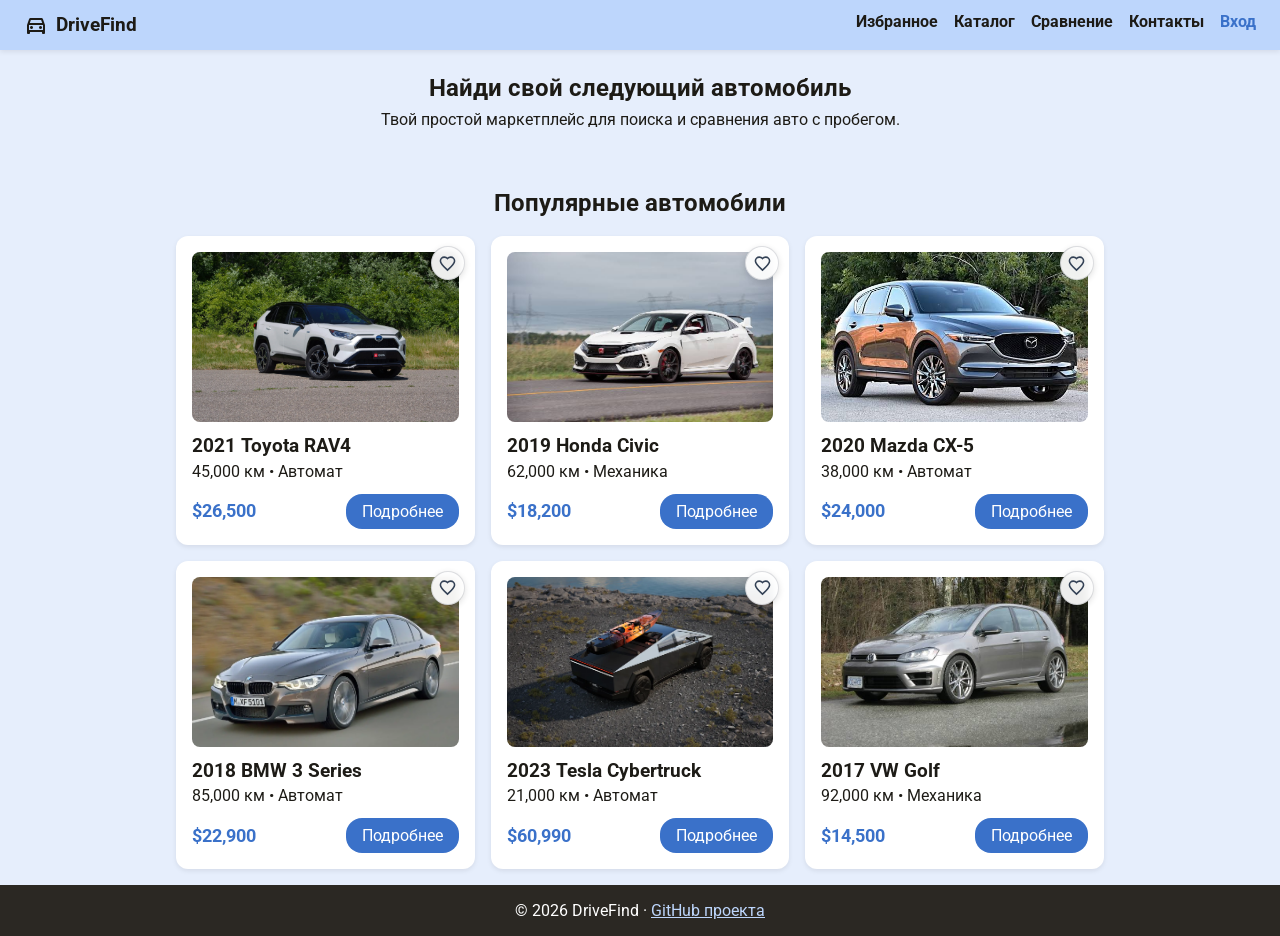
<file: internet/index.html>
<!DOCTYPE html>
<html lang="ru">
<head>
  <meta charset="UTF-8">
  <meta name="viewport" content="width=device-width, initial-scale=1.0">
  <title>DriveFind</title>
  <link rel="stylesheet" href="style.css?v=3">
  <link href="https://fonts.googleapis.com/css2?family=Roboto:wght@400;500;700&display=swap" rel="stylesheet">
  <link href="https://fonts.googleapis.com/css2?family=Material+Symbols+Outlined" rel="stylesheet" />
</head>
<body>

  <!-- шапка сайта -->
  <header>
    <a href="index.html" class="logo">
      <span class="material-symbols-outlined">directions_car</span>
      DriveFind
    </a>
    <nav class="nav-links">
      <a href="favorites.html">Избранное</a>
      <a href="catalogue.html">Каталог</a>
      <a href="compare.html">Сравнение</a>
      <a href="contacts.html">Контакты</a>
    </nav>
  </header>

  <main>
    <!-- гениальная фраза на главной -->
    <section class="hero">
      <h1>Найди свой следующий автомобиль</h1>
      <p>Твой простой маркетплейс для поиска и сравнения авто с пробегом.</p>
    </section>

    <!-- 6 богами данных мне машин -->
    <section class="cars-section">
      <h2>Популярные автомобили</h2>
      <div class="car-grid">

        <div class="card">
          <img src="images/rav4/1.jpeg" alt="Toyota RAV4">
          <h3>2021 Toyota RAV4</h3>
          <p>45,000 км • Автомат</p>
          <div class="card-footer">
            <span class="price" data-base-price="26500">$26,500</span>
            <a href="item.html?id=1" class="btn">Подробнее</a>
          </div>
        </div>

        <div class="card">
          <img src="images/civic/1.jpeg" alt="Honda Civic">
          <h3>2019 Honda Civic</h3>
          <p>62,000 км • Механика</p>
          <div class="card-footer">
            <span class="price" data-base-price="18200">$18,200</span>
            <a href="item.html?id=2" class="btn">Подробнее</a>
          </div>
        </div>

        <div class="card">
          <img src="images/cx-5/1.jpeg" alt="Mazda CX-5">
          <h3>2020 Mazda CX-5</h3>
          <p>38,000 км • Автомат</p>
          <div class="card-footer">
            <span class="price" data-base-price="24000">$24,000</span>
            <a href="item.html?id=3" class="btn">Подробнее</a>
          </div>
        </div>

        <div class="card">
          <img src="images/bmw-3/1.jpeg" alt="BMW 3 Series">
          <h3>2018 BMW 3 Series</h3>
          <p>85,000 км • Автомат</p>
          <div class="card-footer">
            <span class="price" data-base-price="22900">$22,900</span>
            <a href="item.html?id=4" class="btn">Подробнее</a>
          </div>
        </div>

        <div class="card">
          <img src="images/cybertruck/1.jpeg" alt="Tesla Cybertruck">
          <h3>2023 Tesla Cybertruck</h3>
          <p>21,000 км • Автомат</p>
          <div class="card-footer">
            <span class="price" data-base-price="60990">$60,990</span>
            <a href="item.html?id=5" class="btn">Подробнее</a>
          </div>
        </div>

        <div class="card">
          <img src="images/golf/1.jpeg" alt="VW Golf">
          <h3>2017 VW Golf</h3>
          <p>92,000 км • Механика</p>
          <div class="card-footer">
            <span class="price" data-base-price="14500">$14,500</span>
            <a href="item.html?id=6" class="btn">Подробнее</a>
          </div>
        </div>

      </div>
    </section>
  </main>

  <!-- подвал -->
  <footer>
    <p>&copy; 2026 DriveFind &middot; <a href="https://github.com/Waytorious/drivefind-website" target="_blank" rel="noopener noreferrer">GitHub проекта</a></p>
  </footer>

  <script src="main.js?v=4"></script>
</body>
</html>
</file>
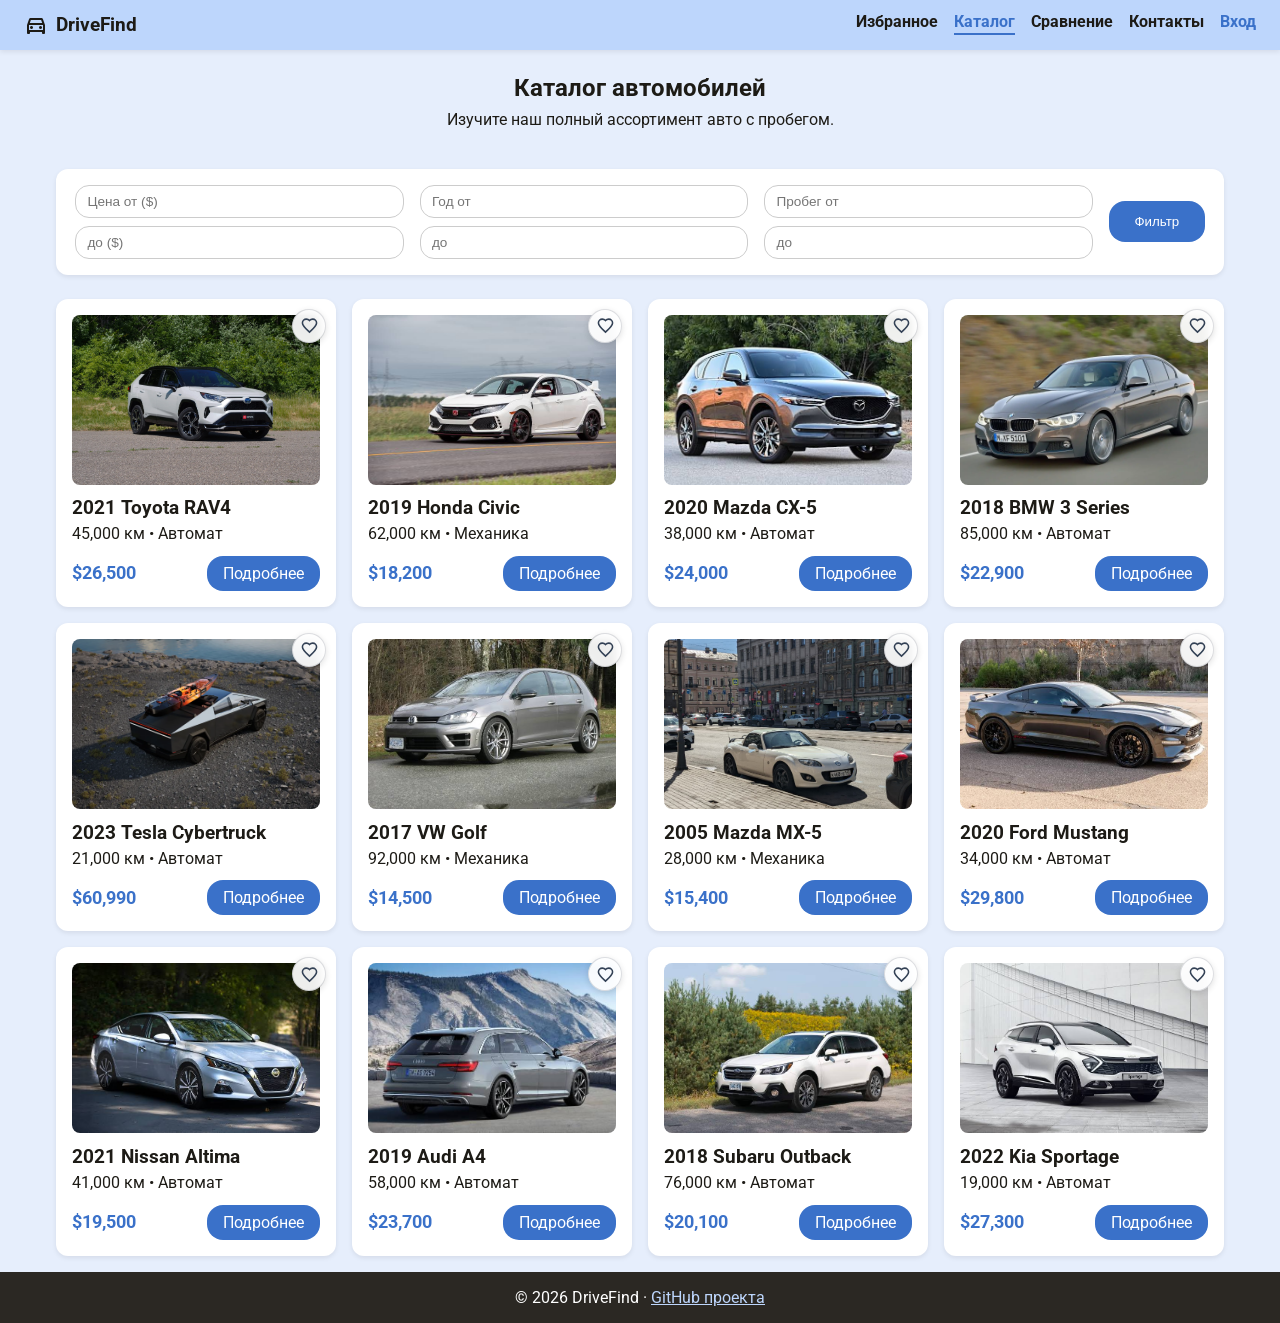
<file: internet/catalogue.html>
<!DOCTYPE html>
<html lang="ru">
<head>
  <meta charset="UTF-8">
  <meta name="viewport" content="width=device-width, initial-scale=1.0">
  <title>DriveFind — Каталог</title>
  <link rel="stylesheet" href="style.css?v=3">
  <link href="https://fonts.googleapis.com/css2?family=Roboto:wght@400;500;700&display=swap" rel="stylesheet">
  <link href="https://fonts.googleapis.com/css2?family=Material+Symbols+Outlined" rel="stylesheet" />
</head>
<body>

  <!-- шапка сайта -->
  <header>
    <a href="index.html" class="logo">
      <span class="material-symbols-outlined">directions_car</span>
      DriveFind
    </a>
    <nav class="nav-links">
      <a href="favorites.html">Избранное</a>
      <a href="catalogue.html" class="active">Каталог</a>
      <a href="compare.html">Сравнение</a>
      <a href="contacts.html">Контакты</a>
    </nav>
  </header>

  <main>
    <!-- заголовок страницы -->
    <section class="hero">
      <h1>Каталог автомобилей</h1>
      <p>Изучите наш полный ассортимент авто с пробегом.</p>
    </section>

    <!-- контейнер для фильтров и каталога, чтобы ширина была одинаковой -->
    <section class="cars-section wide">

      <!-- форма для фильтров (3 столбца: Цена, Год, Пробег + кнопка) -->
      <form class="filter-box">
        <div class="filter-col">
          <input type="number" step="1000" min="0" placeholder="Цена от ($)">
          <input type="number" step="1000" min="0" placeholder="до ($)">
        </div>
        <div class="filter-col">
          <input type="number" step="1" min="1990" max="2026" placeholder="Год от">
          <input type="number" step="1" min="1990" max="2026" placeholder="до">
        </div>
        <div class="filter-col">
          <input type="number" step="10000" min="0" placeholder="Пробег от">
          <input type="number" step="10000" min="0" placeholder="до">
        </div>
        <button type="button" class="btn">Фильтр</button>
      </form>

      <!-- каталог из 12 машин -->
      <div class="car-grid">

        <div class="card">
          <img src="images/rav4/1.jpeg" alt="Toyota RAV4">
          <h3>2021 Toyota RAV4</h3>
          <p>45,000 км • Автомат</p>
          <div class="card-footer">
            <span class="price" data-base-price="26500">$26,500</span>
            <a href="item.html?id=1" class="btn">Подробнее</a>
          </div>
        </div>

        <div class="card">
          <img src="images/civic/1.jpeg" alt="Honda Civic">
          <h3>2019 Honda Civic</h3>
          <p>62,000 км • Механика</p>
          <div class="card-footer">
            <span class="price" data-base-price="18200">$18,200</span>
            <a href="item.html?id=2" class="btn">Подробнее</a>
          </div>
        </div>

        <div class="card">
          <img src="images/cx-5/1.jpeg" alt="Mazda CX-5">
          <h3>2020 Mazda CX-5</h3>
          <p>38,000 км • Автомат</p>
          <div class="card-footer">
            <span class="price" data-base-price="24000">$24,000</span>
            <a href="item.html?id=3" class="btn">Подробнее</a>
          </div>
        </div>

        <div class="card">
          <img src="images/bmw-3/1.jpeg" alt="BMW 3 Series">
          <h3>2018 BMW 3 Series</h3>
          <p>85,000 км • Автомат</p>
          <div class="card-footer">
            <span class="price" data-base-price="22900">$22,900</span>
            <a href="item.html?id=4" class="btn">Подробнее</a>
          </div>
        </div>

        <div class="card">
          <img src="images/cybertruck/1.jpeg" alt="Tesla Cybertruck">
          <h3>2023 Tesla Cybertruck</h3>
          <p>21,000 км • Автомат</p>
          <div class="card-footer">
            <span class="price" data-base-price="60990">$60,990</span>
            <a href="item.html?id=5" class="btn">Подробнее</a>
          </div>
        </div>

        <div class="card">
          <img src="images/golf/1.jpeg" alt="VW Golf">
          <h3>2017 VW Golf</h3>
          <p>92,000 км • Механика</p>
          <div class="card-footer">
            <span class="price" data-base-price="14500">$14,500</span>
            <a href="item.html?id=6" class="btn">Подробнее</a>
          </div>
        </div>

        <div class="card">
          <img src="images/miata/1.jpeg" alt="Mazda MX-5">
          <h3>2005 Mazda MX-5</h3>
          <p>28,000 км • Механика</p>
          <div class="card-footer">
            <span class="price" data-base-price="15400">$15,400</span>
            <a href="item.html?id=7" class="btn">Подробнее</a>
          </div>
        </div>

        <div class="card">
          <img src="images/mustang/1.jpeg" alt="Ford Mustang">
          <h3>2020 Ford Mustang</h3>
          <p>34,000 км • Автомат</p>
          <div class="card-footer">
            <span class="price" data-base-price="29800">$29,800</span>
            <a href="item.html?id=8" class="btn">Подробнее</a>
          </div>
        </div>

        <div class="card">
          <img src="images/altima/1.jpeg" alt="Nissan Altima">
          <h3>2021 Nissan Altima</h3>
          <p>41,000 км • Автомат</p>
          <div class="card-footer">
            <span class="price" data-base-price="19500">$19,500</span>
            <a href="item.html?id=9" class="btn">Подробнее</a>
          </div>
        </div>

        <div class="card">
          <img src="images/audi_a4/1.jpeg" alt="Audi A4">
          <h3>2019 Audi A4</h3>
          <p>58,000 км • Автомат</p>
          <div class="card-footer">
            <span class="price" data-base-price="23700">$23,700</span>
            <a href="item.html?id=10" class="btn">Подробнее</a>
          </div>
        </div>

        <div class="card">
          <img src="images/outback/1.jpeg" alt="Subaru Outback">
          <h3>2018 Subaru Outback</h3>
          <p>76,000 км • Автомат</p>
          <div class="card-footer">
            <span class="price" data-base-price="20100">$20,100</span>
            <a href="item.html?id=11" class="btn">Подробнее</a>
          </div>
        </div>

        <div class="card">
          <img src="images/sportage/1.jpeg" alt="Kia Sportage">
          <h3>2022 Kia Sportage</h3>
          <p>19,000 км • Автомат</p>
          <div class="card-footer">
            <span class="price" data-base-price="27300">$27,300</span>
            <a href="item.html?id=12" class="btn">Подробнее</a>
          </div>
        </div>

      </div>
    </section>
  </main>

  <!-- подвал -->
  <footer>
    <p>&copy; 2026 DriveFind &middot; <a href="https://github.com/Waytorious/drivefind-website" target="_blank" rel="noopener noreferrer">GitHub проекта</a></p>
  </footer>

  <script src="main.js?v=4"></script>
</body>
</html>
</file>
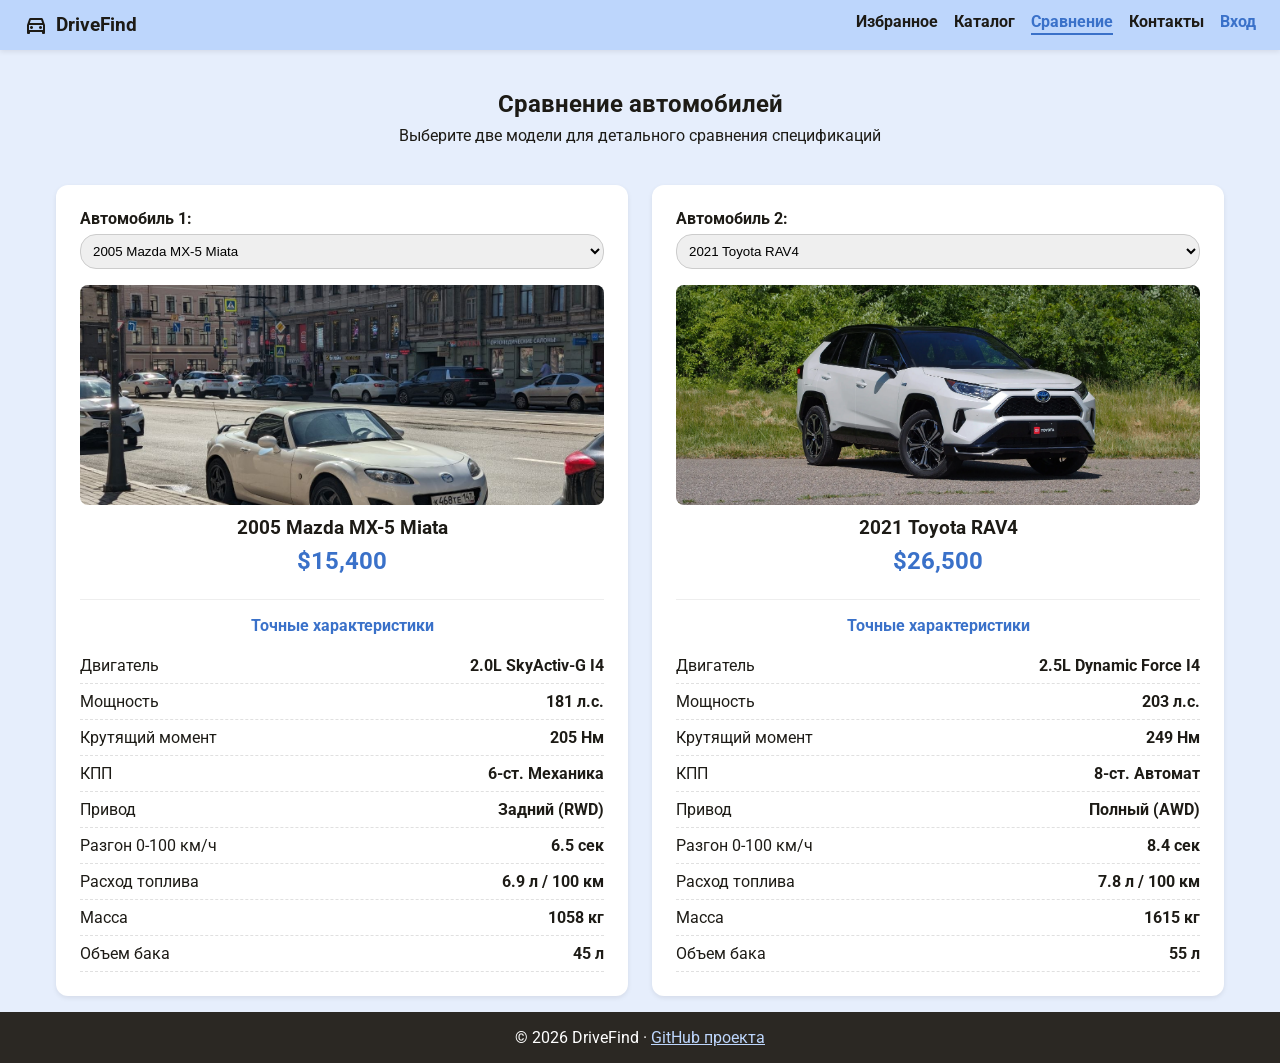
<file: internet/compare.html>
<!DOCTYPE html>
<html lang="ru">
<head>
  <meta charset="UTF-8">
  <meta name="viewport" content="width=device-width, initial-scale=1.0">
  <title>DriveFind — Сравнение автомобилей</title>
  <link rel="stylesheet" href="style.css?v=3">
  <link href="https://fonts.googleapis.com/css2?family=Roboto:wght@400;500;700&display=swap" rel="stylesheet">
  <link href="https://fonts.googleapis.com/css2?family=Material+Symbols+Outlined" rel="stylesheet" />
</head>
<body>

  <!-- шапка сайта -->
  <header>
    <a href="index.html" class="logo">
      <span class="material-symbols-outlined">directions_car</span>
      DriveFind
    </a>
    <nav class="nav-links">
      <a href="favorites.html">Избранное</a>
      <a href="catalogue.html">Каталог</a>
      <a href="compare.html" class="active">Сравнение</a>
      <a href="contacts.html">Контакты</a>
    </nav>
  </header>

  <main>
    <section class="cars-section wide">
      <!-- заголовок страницы -->
      <div class="hero">
        <h1>Сравнение автомобилей</h1>
        <p>Выберите две модели для детального сравнения спецификаций</p>
      </div>

      <!-- две колонки для сравнения -->
      <div class="compare-dual-container">

        <!-- первая машинка -->
        <article class="compare-column-card">
          <div class="compare-select-wrapper">
            <label for="car-select-1"><strong>Автомобиль 1:</strong></label>
            <select id="car-select-1" class="compare-select">
              <option value="7" selected>2005 Mazda MX-5 Miata</option>
              <option value="1">2021 Toyota RAV4</option>
              <option value="2">2019 Honda Civic</option>
              <option value="3">2020 Mazda CX-5</option>
              <option value="4">2018 BMW 3 Series</option>
              <option value="5">2023 Tesla Cybertruck</option>
              <option value="6">2017 VW Golf</option>
              <option value="8">2020 Ford Mustang</option>
              <option value="9">2021 Nissan Altima</option>
              <option value="10">2019 Audi A4</option>
              <option value="11">2018 Subaru Outback</option>
              <option value="12">2022 Kia Sportage</option>
            </select>
          </div>

          <div class="compare-preview">
            <img src="images/miata/1.jpeg" alt="2020 Mazda MX-5">
            <h3>2005 Mazda MX-5 Miata</h3>
            <p class="price-large" data-base-price="15400">$15,400</p>
          </div>

          <div class="compare-specs-list">
            <h4>Точные характеристики</h4>
            <div class="spec-row">
              <span class="spec-row-label">Двигатель</span>
              <span class="spec-row-val">2.0L SkyActiv-G I4</span>
            </div>
            <div class="spec-row">
              <span class="spec-row-label">Мощность</span>
              <span class="spec-row-val">181 л.с.</span>
            </div>
            <div class="spec-row">
              <span class="spec-row-label">Крутящий момент</span>
              <span class="spec-row-val">205 Нм</span>
            </div>
            <div class="spec-row">
              <span class="spec-row-label">КПП</span>
              <span class="spec-row-val">6-ст. Механика</span>
            </div>
            <div class="spec-row">
              <span class="spec-row-label">Привод</span>
              <span class="spec-row-val">Задний (RWD)</span>
            </div>
            <div class="spec-row">
              <span class="spec-row-label">Разгон 0-100 км/ч</span>
              <span class="spec-row-val">6.5 сек</span>
            </div>
            <div class="spec-row">
              <span class="spec-row-label">Расход топлива</span>
              <span class="spec-row-val">6.9 л / 100 км</span>
            </div>
            <div class="spec-row">
              <span class="spec-row-label">Масса</span>
              <span class="spec-row-val">1058 кг</span>
            </div>
            <div class="spec-row">
              <span class="spec-row-label">Объем бака</span>
              <span class="spec-row-val">45 л</span>
            </div>
          </div>
        </article>

        <!-- вторая машинка -->
        <article class="compare-column-card">
          <div class="compare-select-wrapper">
            <label for="car-select-2"><strong>Автомобиль 2:</strong></label>
            <select id="car-select-2" class="compare-select">
              <option value="7">2005 Mazda MX-5 Miata</option>
              <option value="1" selected>2021 Toyota RAV4</option>
              <option value="2">2019 Honda Civic</option>
              <option value="3">2020 Mazda CX-5</option>
              <option value="4">2018 BMW 3 Series</option>
              <option value="5">2023 Tesla Cybertruck</option>
              <option value="6">2017 VW Golf</option>
              <option value="8">2020 Ford Mustang</option>
              <option value="9">2021 Nissan Altima</option>
              <option value="10">2019 Audi A4</option>
              <option value="11">2018 Subaru Outback</option>
              <option value="12">2022 Kia Sportage</option>
            </select>
          </div>

          <div class="compare-preview">
            <img src="images/rav4/1.jpeg" alt="2021 Toyota RAV4">
            <h3>2021 Toyota RAV4</h3>
            <p class="price-large" data-base-price="26500">$26,500</p>
          </div>

          <div class="compare-specs-list">
            <h4>Точные характеристики</h4>
            <div class="spec-row">
              <span class="spec-row-label">Двигатель</span>
              <span class="spec-row-val">2.5L Dynamic Force I4</span>
            </div>
            <div class="spec-row">
              <span class="spec-row-label">Мощность</span>
              <span class="spec-row-val">203 л.с.</span>
            </div>
            <div class="spec-row">
              <span class="spec-row-label">Крутящий момент</span>
              <span class="spec-row-val">249 Нм</span>
            </div>
            <div class="spec-row">
              <span class="spec-row-label">КПП</span>
              <span class="spec-row-val">8-ст. Автомат</span>
            </div>
            <div class="spec-row">
              <span class="spec-row-label">Привод</span>
              <span class="spec-row-val">Полный (AWD)</span>
            </div>
            <div class="spec-row">
              <span class="spec-row-label">Разгон 0-100 км/ч</span>
              <span class="spec-row-val">8.4 сек</span>
            </div>
            <div class="spec-row">
              <span class="spec-row-label">Расход топлива</span>
              <span class="spec-row-val">7.8 л / 100 км</span>
            </div>
            <div class="spec-row">
              <span class="spec-row-label">Масса</span>
              <span class="spec-row-val">1615 кг</span>
            </div>
            <div class="spec-row">
              <span class="spec-row-label">Объем бака</span>
              <span class="spec-row-val">55 л</span>
            </div>
          </div>
        </article>

      </div>
    </section>
  </main>

  <!-- подвал -->
  <footer>
    <p>&copy; 2026 DriveFind &middot; <a href="https://github.com/Waytorious/drivefind-website" target="_blank" rel="noopener noreferrer">GitHub проекта</a></p>
  </footer>

  <script src="main.js?v=4"></script>
</body>
</html>
</file>
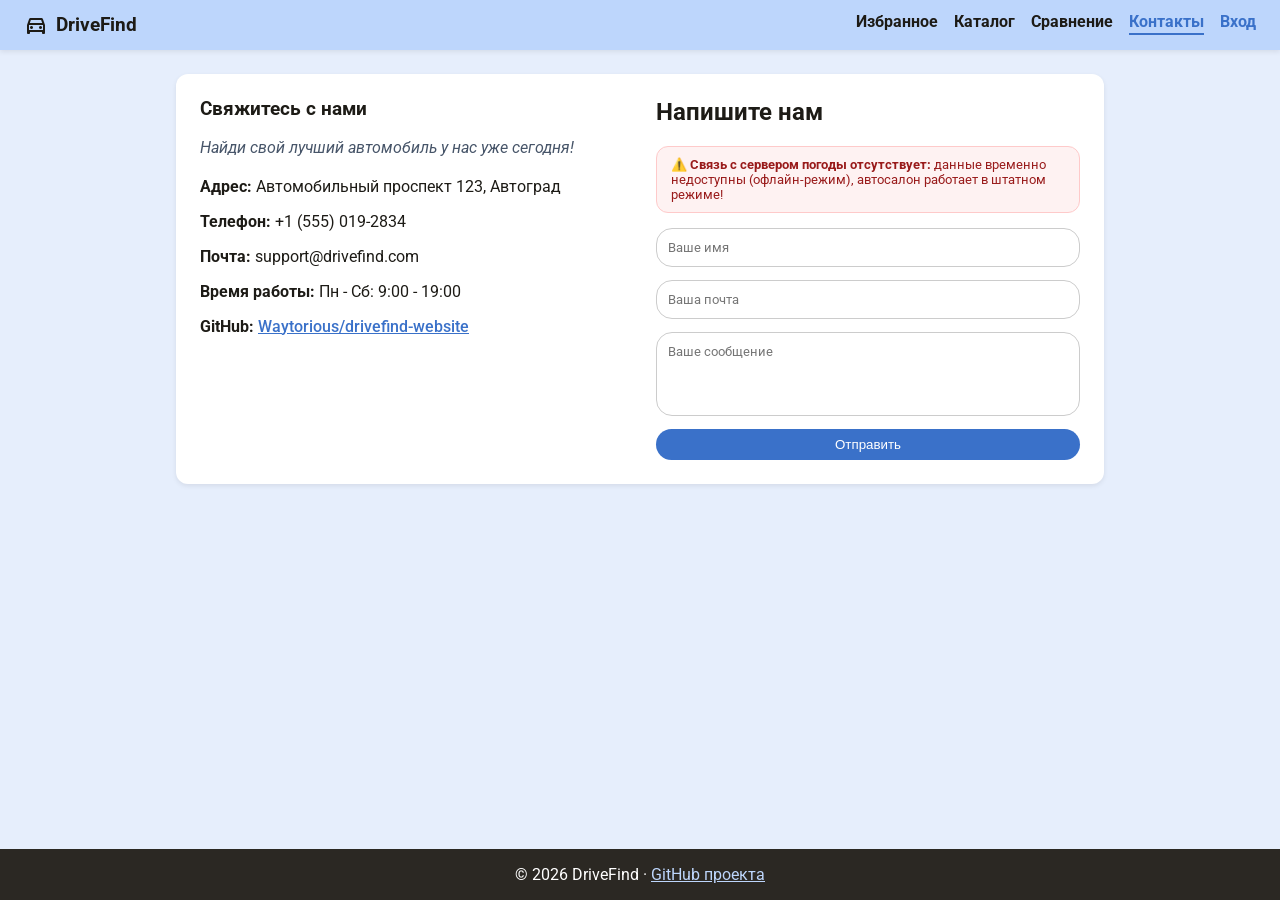
<file: internet/contacts.html>
<!DOCTYPE html>
<html lang="ru">
<head>
  <meta charset="UTF-8">
  <meta name="viewport" content="width=device-width, initial-scale=1.0">
  <title>DriveFind — Контакты</title>
  <link rel="stylesheet" href="style.css?v=3">
  <link href="https://fonts.googleapis.com/css2?family=Roboto:wght@400;500;700&display=swap" rel="stylesheet">
  <link href="https://fonts.googleapis.com/css2?family=Material+Symbols+Outlined" rel="stylesheet" />
</head>
<body>

  <!-- шапка сайта -->
  <header>
    <a href="index.html" class="logo">
      <span class="material-symbols-outlined">directions_car</span>
      DriveFind
    </a>
    <nav class="nav-links">
      <a href="favorites.html">Избранное</a>
      <a href="catalogue.html">Каталог</a>
      <a href="compare.html">Сравнение</a>
      <a href="contacts.html" class="active">Контакты</a>
    </nav>
  </header>

  <main class="item-container">
    <article class="item-card contacts-card">
      <div class="contacts-grid">
        <!-- контакты магазина -->
        <section class="contacts-info">
          <h1>Свяжитесь с нами</h1>
          <p class="contacts-slogan">Найди свой лучший автомобиль у нас уже сегодня!</p>
          <p><strong>Адрес:</strong> Автомобильный проспект 123, Автоград</p>
          <p><strong>Телефон:</strong> +1 (555) 019-2834</p>
          <p><strong>Почта:</strong> support@drivefind.com</p>
          <p><strong>Время работы:</strong> Пн - Сб: 9:00 - 19:00</p>
          <p><strong>GitHub:</strong> <a href="https://github.com/Waytorious/drivefind-website" target="_blank" rel="noopener noreferrer">Waytorious/drivefind-website</a></p>
        </section>

        <!-- форма обратной связи -->
        <section class="contacts-form-wrap">
          <h2>Напишите нам</h2>
          <form class="contact-form">
            <input type="text" placeholder="Ваше имя" required>
            <input type="email" placeholder="Ваша почта" required>
            <textarea rows="4" placeholder="Ваше сообщение" required></textarea>
            <button type="button" class="btn">Отправить</button>
          </form>
        </section>
      </div>
    </article>
  </main>

  <!-- подвал -->
  <footer>
    <p>&copy; 2026 DriveFind &middot; <a href="https://github.com/Waytorious/drivefind-website" target="_blank" rel="noopener noreferrer">GitHub проекта</a></p>
  </footer>

  <script src="main.js?v=4"></script>
</body>
</html>
</file>
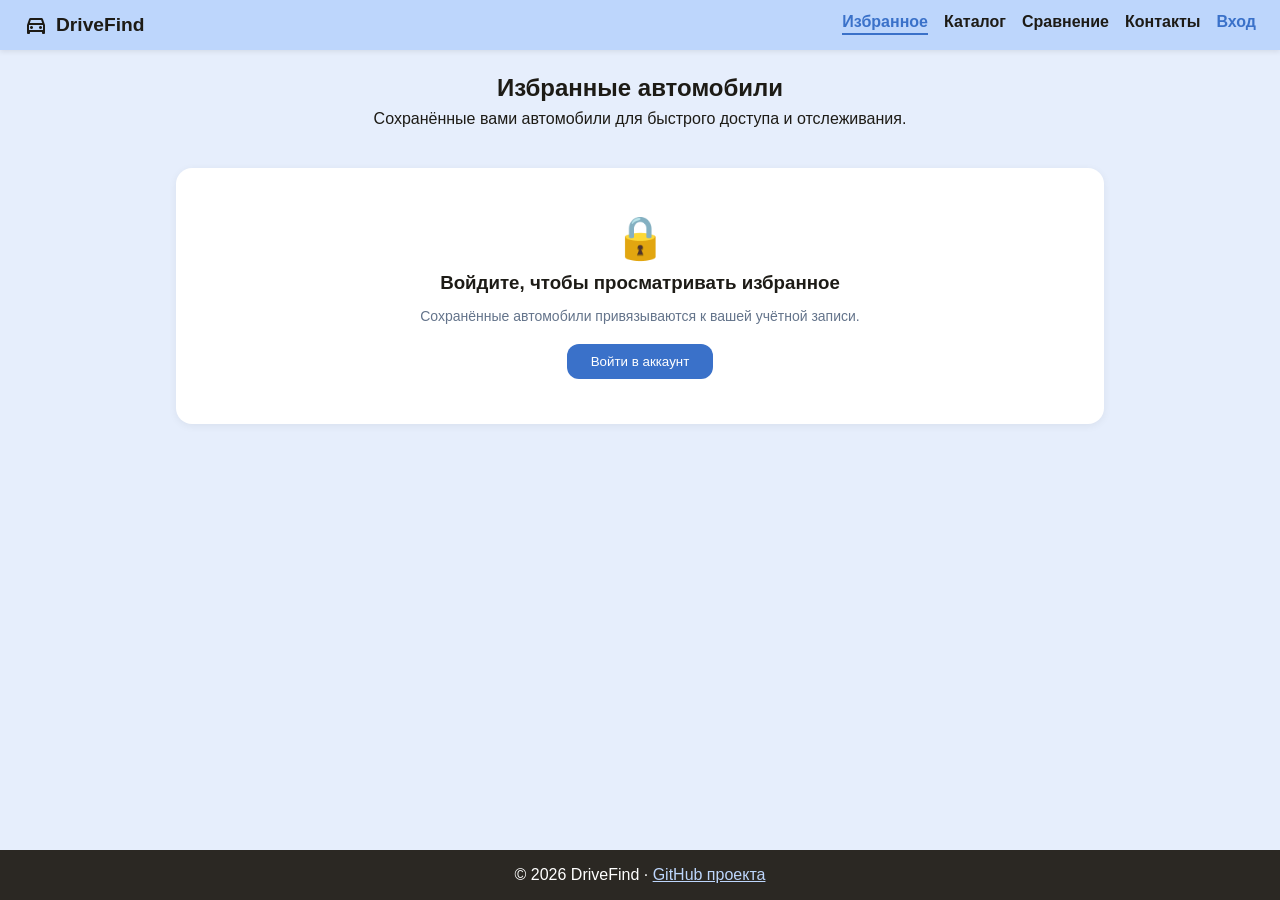
<file: internet/favorites.html>
<!DOCTYPE html>
<html lang="ru">
<head>
  <meta charset="UTF-8">
  <meta name="viewport" content="width=device-width, initial-scale=1.0">
  <title>Избранное — DriveFind</title>
  <link rel="stylesheet" href="style.css?v=3">
  <link rel="preconnect" href="https://fonts.googleapis.com">
  <link rel="preconnect" href="https://fonts.gstatic.com" crossorigin>
  <link href="https://fonts.googleapis.com/css2?family=Plus+Jakarta+Sans:wght@400;500;600;700&display=swap" rel="stylesheet">
  <link rel="stylesheet" href="https://fonts.googleapis.com/css2?family=Material+Symbols+Outlined:opsz,wght,FILL,GRAD@24,400,0,0" />
</head>
<body>

  <header>
    <a href="index.html" class="logo">
      <span class="material-symbols-outlined">directions_car</span>
      DriveFind
    </a>
    <nav class="nav-links">
      <a href="favorites.html" class="active">Избранное</a>
      <a href="catalogue.html">Каталог</a>
      <a href="compare.html">Сравнение</a>
      <a href="contacts.html">Контакты</a>
    </nav>
  </header>

  <main>
    <section class="hero">
      <h1>Избранные автомобили</h1>
      <p>Сохранённые вами автомобили для быстрого доступа и отслеживания.</p>
    </section>

    <section class="cars-section">
      <div class="car-grid" id="favorites-grid">
        <!-- Заполняется скриптом main.js идентичными карточками -->
      </div>
    </section>
  </main>

  <footer>
    <p>&copy; 2026 DriveFind &middot; <a href="https://github.com/Waytorious/drivefind-website" target="_blank" rel="noopener noreferrer">GitHub проекта</a></p>
  </footer>

  <script src="main.js?v=4"></script>
</body>
</html>
</file>
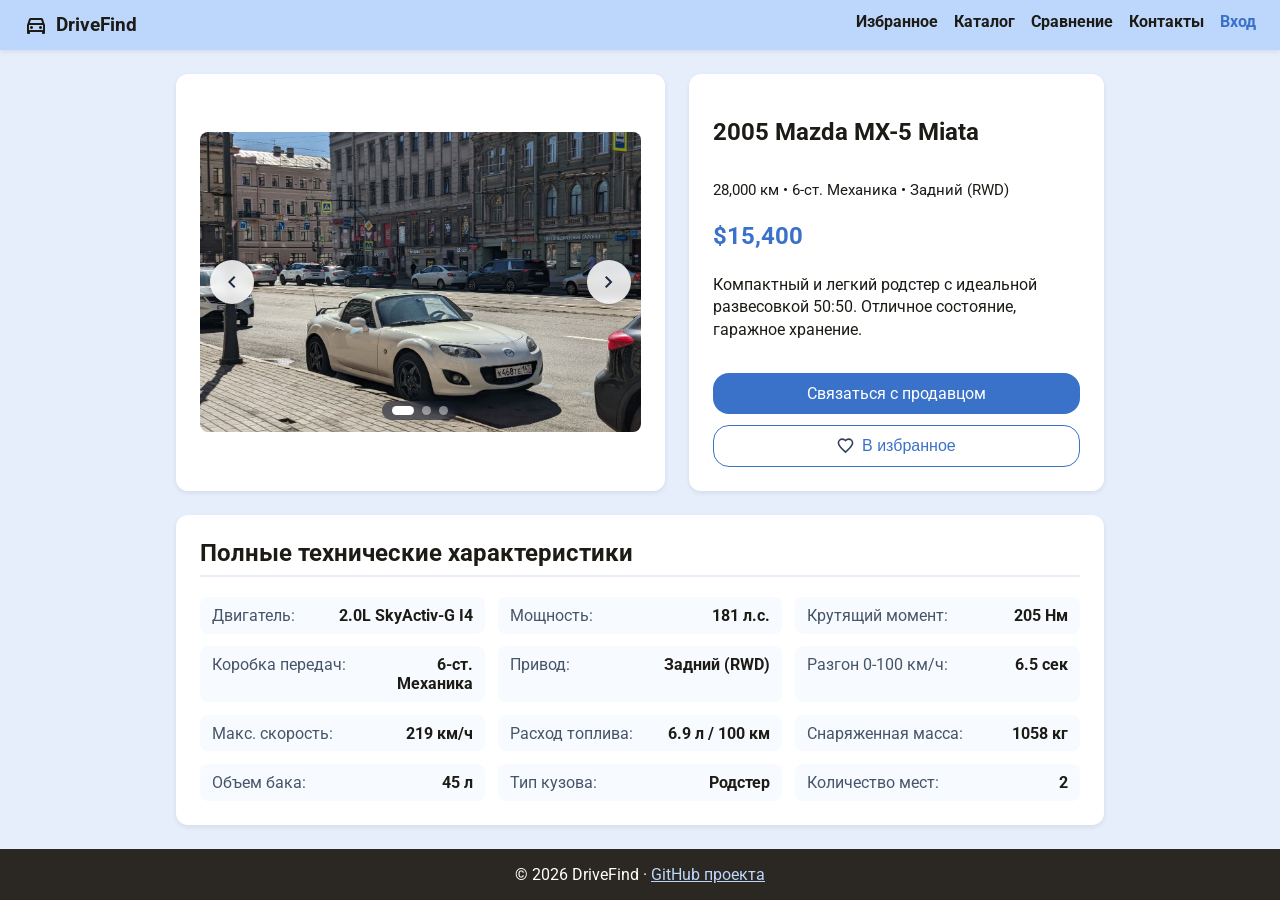
<file: internet/item.html>
<!DOCTYPE html>
<html lang="ru">
<head>
  <meta charset="UTF-8">
  <meta name="viewport" content="width=device-width, initial-scale=1.0">
  <title>DriveFind — 2005 Mazda MX-5 Miata</title>
  <link rel="stylesheet" href="style.css?v=3">
  <link href="https://fonts.googleapis.com/css2?family=Roboto:wght@400;500;700&display=swap" rel="stylesheet">
  <link href="https://fonts.googleapis.com/css2?family=Material+Symbols+Outlined" rel="stylesheet" />
</head>
<body>

  <!-- шапка сайта -->
  <header>
    <a href="index.html" class="logo">
      <span class="material-symbols-outlined">directions_car</span>
      DriveFind
    </a>
    <nav class="nav-links">
      <a href="favorites.html">Избранное</a>
      <a href="catalogue.html">Каталог</a>
      <a href="compare.html">Сравнение</a>
      <a href="contacts.html">Контакты</a>
    </nav>
  </header>

  <main>
    <div class="item-container">

      <!-- фоточка и описалово -->
      <div class="item-details">
        <article class="item-card gallery-card">
          <div class="gallery-frame">
            <button class="gallery-btn prev-btn" type="button" aria-label="Предыдущее фото">
              <span class="material-symbols-outlined">chevron_left</span>
            </button>
            <img src="images/miata/1.jpeg" alt="2005 Mazda MX-5 Miata" id="gallery-img">
            <button class="gallery-btn next-btn" type="button" aria-label="Следующее фото">
              <span class="material-symbols-outlined">chevron_right</span>
            </button>
            <div class="gallery-dots" id="gallery-dots"></div>
          </div>
        </article>

        <article class="item-card">
          <h1>2005 Mazda MX-5 Miata</h1>
          <p class="item-subtitle">28,000 км • Механика • Задний привод</p>
          <p class="price-large" data-base-price="15400">$15,400</p>
          <p class="description">
            Компактный и легкий родстер с идеальной развесовкой 50:50. Отличное состояние, один владелец, регулярное обслуживание у официального дилера.
          </p>
          <div class="card-footer-item">
            <a href="contacts.html" class="btn btn-large">Связаться с продавцом</a>
          </div>
        </article>
      </div>

      <!-- таблица характеристик -->
      <article class="full-specs-card">
        <h2>Полные технические характеристики</h2>
        <div class="specs-grid">
          <div class="spec-item">
            <span class="spec-label">Двигатель:</span>
            <span class="spec-value">2.0L SkyActiv-G I4</span>
          </div>
          <div class="spec-item">
            <span class="spec-label">Мощность:</span>
            <span class="spec-value">181 л.с. @ 7000 об/мин</span>
          </div>
          <div class="spec-item">
            <span class="spec-label">Крутящий момент:</span>
            <span class="spec-value">205 Нм @ 4000 об/мин</span>
          </div>
          <div class="spec-item">
            <span class="spec-label">Коробка передач:</span>
            <span class="spec-value">6-ступенчатая механика</span>
          </div>
          <div class="spec-item">
            <span class="spec-label">Привод:</span>
            <span class="spec-value">Задний (RWD)</span>
          </div>
          <div class="spec-item">
            <span class="spec-label">Разгон 0-100 км/ч:</span>
            <span class="spec-value">6.5 сек</span>
          </div>
          <div class="spec-item">
            <span class="spec-label">Макс. скорость:</span>
            <span class="spec-value">219 км/ч</span>
          </div>
          <div class="spec-item">
            <span class="spec-label">Расход топлива:</span>
            <span class="spec-value">6.9 л / 100 км</span>
          </div>
          <div class="spec-item">
            <span class="spec-label">Снаряженная масса:</span>
            <span class="spec-value">1058 кг</span>
          </div>
          <div class="spec-item">
            <span class="spec-label">Объем бака:</span>
            <span class="spec-value">45 л</span>
          </div>
          <div class="spec-item">
            <span class="spec-label">Тип кузова:</span>
            <span class="spec-value">Родстер / Кабриолет</span>
          </div>
          <div class="spec-item">
            <span class="spec-label">Количество мест:</span>
            <span class="spec-value">2</span>
          </div>
        </div>
      </article>

    </div>
  </main>

  <!-- подвал -->
  <footer>
    <p>&copy; 2026 DriveFind &middot; <a href="https://github.com/Waytorious/drivefind-website" target="_blank" rel="noopener noreferrer">GitHub проекта</a></p>
  </footer>

  <script src="main.js?v=4"></script>
</body>
</html>
</file>
<file: internet/style.css>
/* родная первоначальная цветовая гамма */
:root {
  --bg-color: #e6eefc; /* цвет фона самого сайта */
  --header-bg: #bdd6fc; /* цвет фона header */
  --footer-bg: #2b2823; /* цвет фона footer */
  --primary: #3a71c9; /* цвет текста цены и кнопок в карточке */
  --card-bg: white; /* цвет фона карточки */
  --text: #1d1b16; /* основной цвет текста на сайте */
  --text-bright: white; /* цвет текста в кнопках и в подвале */
}

*, *::before, *::after {
  box-sizing: border-box;
}

body {
  font-family: "Roboto", sans-serif;
  background-color: var(--bg-color);
  color: var(--text);
  margin: 0;

  /* чтобы footer внизу сайта лежал независимо от количества контента на странице */
  min-height: 100vh;
  display: flex;
  flex-direction: column;
}

a {
  text-decoration: none;
  color: var(--text);
}

/* шапка сайта */
header {
  position: sticky;
  top: 0;
  z-index: 1000;
  display: flex;
  justify-content: space-between;
  align-items: center;
  gap: 1rem;
  background-color: var(--header-bg);
  padding: 0.8rem 1.5rem;
  box-shadow: 0 2px 5px rgba(0,0,0,0.08);
  flex-wrap: nowrap;
}

.logo {
  font-size: 1.2rem;
  font-weight: bold;
  display: flex;
  align-items: center;
  gap: 8px;
  white-space: nowrap;
  margin-right: auto;
}

.nav-links {
  display: flex;
  align-items: center;
  gap: 1rem;
  font-weight: bold;
  flex-wrap: nowrap;
  white-space: nowrap;
}

.nav-links a {
  display: inline-flex;
  align-items: center;
  line-height: 1;
  padding-bottom: 3px;
  border-bottom: 2px solid transparent;
}

.nav-links a.active {
  color: var(--primary);
  border-bottom-color: var(--primary);
}

.auth-nav-btn {
  display: inline-flex;
  align-items: center;
  gap: 4px;
  color: var(--primary);
  font-weight: bold;
  cursor: pointer;
  white-space: nowrap;
  flex-shrink: 0;
  line-height: 1;
  padding-bottom: 3px;
  border-bottom: 2px solid transparent;
}

.auth-nav-btn .material-symbols-outlined {
  font-size: 1.15em;
  height: 1em;
  line-height: 1;
  display: inline-flex;
  align-items: center;
}

.auth-username {
  overflow: hidden;
  text-overflow: ellipsis;
}

/* моя геройская секция */
.hero {
  text-align: center;
  padding: 1.5rem 1rem;
}

.hero h1 {
  margin: 0 0 0.5rem 0;
}

.hero p {
  margin: 0;
}

/* общие блоки и сетка */
.cars-section {
  max-width: 960px;
  margin: 0 auto;
  padding: 1rem;
  width: 100%;
}

.cars-section.wide {
  max-width: 1200px;
}

.cars-section h2 {
  text-align: center;
}

/* фильтры в каталоге (3 столбца: Цена, Год, Пробег + кнопка) */
.filter-box {
  background-color: var(--card-bg);
  padding: 1rem 1.2rem;
  border-radius: 12px;
  margin-bottom: 1.5rem;
  display: flex;
  gap: 1rem;
  align-items: center;
  justify-content: space-between;
  box-shadow: 0 2px 5px rgba(0,0,0,0.08);
  width: 100%;
}

.filter-col {
  display: flex;
  flex-direction: column;
  gap: 0.5rem;
  flex: 1;
}

.filter-col input {
  padding: 0.5rem 0.7rem;
  border: 1px solid #ccc;
  border-radius: 14px;
  font-size: 0.85rem;
  width: 100%;
  box-sizing: border-box;
}

.filter-box button {
  flex-shrink: 0;
  white-space: nowrap;
  padding: 0.8rem 1.6rem;
  border-radius: 16px;
  height: fit-content;
}

/* сетка с машинками, чтобы фильтры не выпирали, она тоже растягивается на 100% */
.car-grid {
  display: grid;
  grid-template-columns: repeat(auto-fit, minmax(260px, 1fr));
  gap: 1rem;
  width: 100%;
}

/* карточка с машинкой */
.card {
  background-color: var(--card-bg);
  border-radius: 12px;
  padding: 1rem;
  display: flex;
  flex-direction: column;
  box-shadow: 0 2px 5px rgba(0,0,0,0.08);
}

/* фото машины в карточке */
.card img {
  width: 100%;
  height: 170px;
  object-fit: cover;
  border-radius: 8px;
}

.card h3 {
  margin: 0.8rem 0 0.3rem 0;
}

.card p {
  margin: 0 0 0.8rem 0;
}

.card-footer {
  display: flex;
  justify-content: space-between;
  align-items: center;
  margin-top: auto;
}

/* цена в карточке */
.price {
  font-weight: bold;
  color: var(--primary);
  font-size: 1.1rem;
}

.price-large {
  font-weight: bold;
  color: var(--primary);
  font-size: 1.5rem;
  margin: 0.5rem 0;
}

/* кнопка в карточке с закруглением */
.btn {
  background-color: var(--primary);
  color: var(--text-bright);
  padding: 0.5rem 1rem;
  border-radius: 16px;
  border: none;
  cursor: pointer;
  display: inline-block;
  text-align: center;
}

.btn-large {
  padding: 0.7rem 1.5rem;
  font-size: 1rem;
}

/* страница одной машины */
.item-container {
  max-width: 960px;
  margin: 1.5rem auto;
  padding: 0 1rem;
  width: 100%;
  display: flex;
  flex-direction: column;
  gap: 1.5rem;
}

.item-details {
  display: flex;
  gap: 1.5rem;
}

.item-card {
  background-color: var(--card-bg);
  border-radius: 12px;
  padding: 1.5rem;
  box-shadow: 0 2px 5px rgba(0,0,0,0.08);
  flex: 1;
  display: flex;
  flex-direction: column;
}

.gallery-card {
  flex: 1.2;
  justify-content: center;
  align-items: center;
}

.gallery-frame {
  position: relative;
  width: 100%;
}

.gallery-frame img {
  display: block;
  width: 100%;
  height: 300px;
  object-fit: cover;
  border-radius: 8px;
}

/* Кнопки переключения фото в стиле Material Design */
.gallery-btn {
  position: absolute;
  top: 50%;
  transform: translateY(-50%);
  background: rgba(255, 255, 255, 0.85);
  backdrop-filter: blur(4px);
  color: #1e293b;
  border: none;
  border-radius: 50%;
  width: 44px;
  height: 44px;
  display: flex;
  align-items: center;
  justify-content: center;
  cursor: pointer;
  box-shadow: 0 4px 10px rgba(0, 0, 0, 0.18);
  transition: all 0.2s ease;
  z-index: 10;
}

.gallery-btn:hover {
  background: #ffffff;
  transform: translateY(-50%) scale(1.1);
  box-shadow: 0 6px 14px rgba(0, 0, 0, 0.25);
  color: var(--primary);
}

.prev-btn { left: 10px; }
.next-btn { right: 10px; }

/* Индикаторы страниц фото (точки/кружки) */
.gallery-dots {
  position: absolute;
  bottom: 12px;
  left: 50%;
  transform: translateX(-50%);
  display: flex;
  gap: 8px;
  background: rgba(15, 23, 42, 0.55);
  backdrop-filter: blur(4px);
  padding: 5px 10px;
  border-radius: 20px;
  z-index: 10;
}

.gallery-dot {
  width: 9px;
  height: 9px;
  border-radius: 50%;
  background: rgba(255, 255, 255, 0.45);
  cursor: pointer;
  transition: all 0.25s ease;
}

.gallery-dot:hover {
  background: rgba(255, 255, 255, 0.85);
}

.gallery-dot.active {
  background: #ffffff;
  width: 22px;
  border-radius: 10px;
}

.item-subtitle {
  font-size: 0.95rem;
}

.description {
  line-height: 1.4;
}

.card-footer-item {
  margin-top: auto;
  padding-top: 1rem;
  display: flex;
  flex-direction: column;
  gap: 0.65rem;
}

.card-footer-item .btn {
  width: 100%;
}

.btn-outline {
  background: #ffffff;
  color: var(--primary);
  border: 1px solid var(--primary);
  display: inline-flex;
  align-items: center;
  justify-content: center;
  gap: 8px;
}

.btn-outline.active {
  background: #ffe4e6;
  border-color: #f43f5e;
  color: #be123c;
}

.full-specs-card {
  background-color: var(--card-bg);
  border-radius: 12px;
  padding: 1.5rem;
  box-shadow: 0 2px 5px rgba(0,0,0,0.08);
}

.full-specs-card h2 {
  margin-top: 0;
  border-bottom: 2px solid var(--bg-color);
  padding-bottom: 0.5rem;
}

.specs-grid {
  display: grid;
  grid-template-columns: repeat(auto-fit, minmax(260px, 1fr));
  gap: 0.8rem;
}

.spec-item {
  display: flex;
  justify-content: space-between;
  align-items: baseline;
  gap: 0.75rem;
  padding: 0.55rem 0.75rem;
  background-color: #f7fafe;
  border-radius: 8px;
}

.spec-label {
  flex-shrink: 0;
  color: #475569;
}

.spec-value {
  font-weight: bold;
  text-align: right;
}

/* страница сравнения машин */
.compare-dual-container {
  display: grid;
  grid-template-columns: 1fr 1fr;
  gap: 1.5rem;
  margin-top: 1rem;
}

.compare-column-card {
  min-width: 0;
  background-color: var(--card-bg);
  border-radius: 12px;
  padding: 1.5rem;
  box-shadow: 0 2px 5px rgba(0,0,0,0.08);
  display: flex;
  flex-direction: column;
  gap: 1rem;
}

.compare-select-wrapper {
  display: flex;
  flex-direction: column;
  gap: 0.4rem;
}

.compare-select {
  padding: 0.5rem;
  border: 1px solid #ccc;
  border-radius: 16px;
  width: 100%;
}

.compare-preview {
  text-align: center;
  border-bottom: 1px solid #eee;
  padding-bottom: 1rem;
}

/* картинка заполняет весь блок целиком, без пустых полей по бокам */
.compare-preview img {
  width: 100%;
  height: 220px;
  object-fit: cover;
  border-radius: 8px;
}

.compare-preview h3 {
  margin: 0.5rem 0 0.2rem 0;
}

.compare-specs-list h4 {
  margin: 0 0 0.8rem 0;
  color: var(--primary);
  text-align: center;
}

.spec-row {
  display: flex;
  justify-content: space-between;
  padding: 0.5rem 0;
  border-bottom: 1px dashed #e0e0e0;
}

.spec-row-val {
  font-weight: bold;
}

/* форма обратной связи на странице контактов */
.contact-form {
  display: flex;
  flex-direction: column;
  gap: 0.8rem;
}

.contact-form input, .contact-form textarea {
  padding: 0.7rem;
  border: 1px solid #ccc;
  border-radius: 16px;
  font-family: inherit;
}

/* шоб не меняли размер поля для текста */
.contact-form textarea {
  resize: none;
}

/* одна большая карточка на странице контактов */
.contacts-grid {
  display: flex;
  gap: 2rem;
  align-items: flex-start;
}

.contacts-info,
.contacts-form-wrap {
  flex: 1;
  min-width: 0;
}

.contacts-info h1,
.contacts-form-wrap h2 {
  margin-top: 0;
}

.contacts-slogan {
  color: #475569;
  font-style: italic;
  margin-bottom: 1.2rem;
}

.contacts-info a {
  color: var(--primary);
  font-weight: 500;
  text-decoration: underline;
}

/* подвал сайта */
footer {
  text-align: center;
  padding: 1rem;
  background-color: var(--footer-bg);
  color: var(--text-bright);
  margin-top: auto;
}

footer p {
  margin: 0;
}

footer a {
  color: var(--header-bg);
  text-decoration: underline;
}

/* мобилка: двухуровневая шапка без сжатия и обрезания */
@media (max-width: 768px) {
  header {
    padding: 0.65rem 1rem;
    gap: 0.5rem 0.75rem;
    flex-wrap: wrap;
  }
  .logo {
    order: 1;
    font-size: 1.05rem;
    gap: 6px;
    margin-right: 0;
    flex-shrink: 0;
  }
  .auth-nav-btn {
    order: 2;
    font-size: 0.92rem;
    max-width: 48%;
    overflow: hidden;
    text-overflow: ellipsis;
  }
  .nav-links {
    order: 3;
    width: 100%;
    justify-content: space-between;
    gap: 0.5rem;
    font-size: 0.9rem;
    padding-top: 0.45rem;
    border-top: 1px solid rgba(29, 27, 22, 0.08);
  }
  .item-details,
  .contacts-grid {
    flex-direction: column;
    gap: 1.5rem;
  }
  .contacts-info,
  .contacts-form-wrap {
    width: 100%;
  }
  .filter-box {
    flex-direction: column;
    gap: 0.65rem;
    padding: 0.9rem;
  }
  .filter-col {
    flex-direction: row;
    width: 100%;
    gap: 0.5rem;
  }
  .filter-box button {
    width: 100%;
  }
  .compare-dual-container {
    gap: 0.75rem;
  }
  .compare-column-card {
    padding: 0.85rem;
    gap: 0.7rem;
  }
  .compare-preview img {
    height: 120px;
  }
  .compare-preview h3 {
    font-size: 0.95rem;
    min-height: 2.5em;
    display: flex;
    align-items: center;
    justify-content: center;
  }
  .compare-preview .price-large {
    font-size: 1.15rem;
  }
  .compare-select {
    font-size: 0.82rem;
    padding: 0.4rem;
    height: 2.35rem;
  }
  .spec-row {
    flex-direction: column;
    align-items: flex-start;
    justify-content: center;
    min-height: 3.7rem;
    gap: 0.15rem;
    padding: 0.4rem 0;
    font-size: 0.8rem;
    line-height: 1.25;
  }
  .spec-row-label {
    color: #64748b;
    font-size: 0.73rem;
  }
}

@media (max-width: 480px) {
  header {
    padding: 0.6rem 0.85rem;
  }
  .logo {
    font-size: 1rem;
  }
  .nav-links {
    gap: 0.35rem;
    font-size: 0.84rem;
  }
  .compare-dual-container {
    gap: 0.5rem;
  }
  .compare-column-card {
    padding: 0.65rem;
  }
  .compare-preview img {
    height: 96px;
  }
}

/* Кнопка избранного на карточках авто */
.card {
  position: relative;
}

.fav-btn {
  position: absolute;
  top: 10px;
  right: 10px;
  background: rgba(255, 255, 255, 0.92);
  backdrop-filter: blur(4px);
  border: 1px solid rgba(15, 23, 42, 0.14);
  border-radius: 50%;
  width: 34px;
  height: 34px;
  cursor: pointer;
  display: flex;
  align-items: center;
  justify-content: center;
  box-shadow: 0 2px 6px rgba(0, 0, 0, 0.12);
  transition: transform 0.2s, background 0.2s;
  z-index: 5;
  padding: 0;
  line-height: 1;
}

.fav-btn:hover {
  transform: scale(1.15);
  background: #ffffff;
}

.fav-btn.active {
  background: #ffe4e6;
  border-color: #f43f5e;
}
</file>
